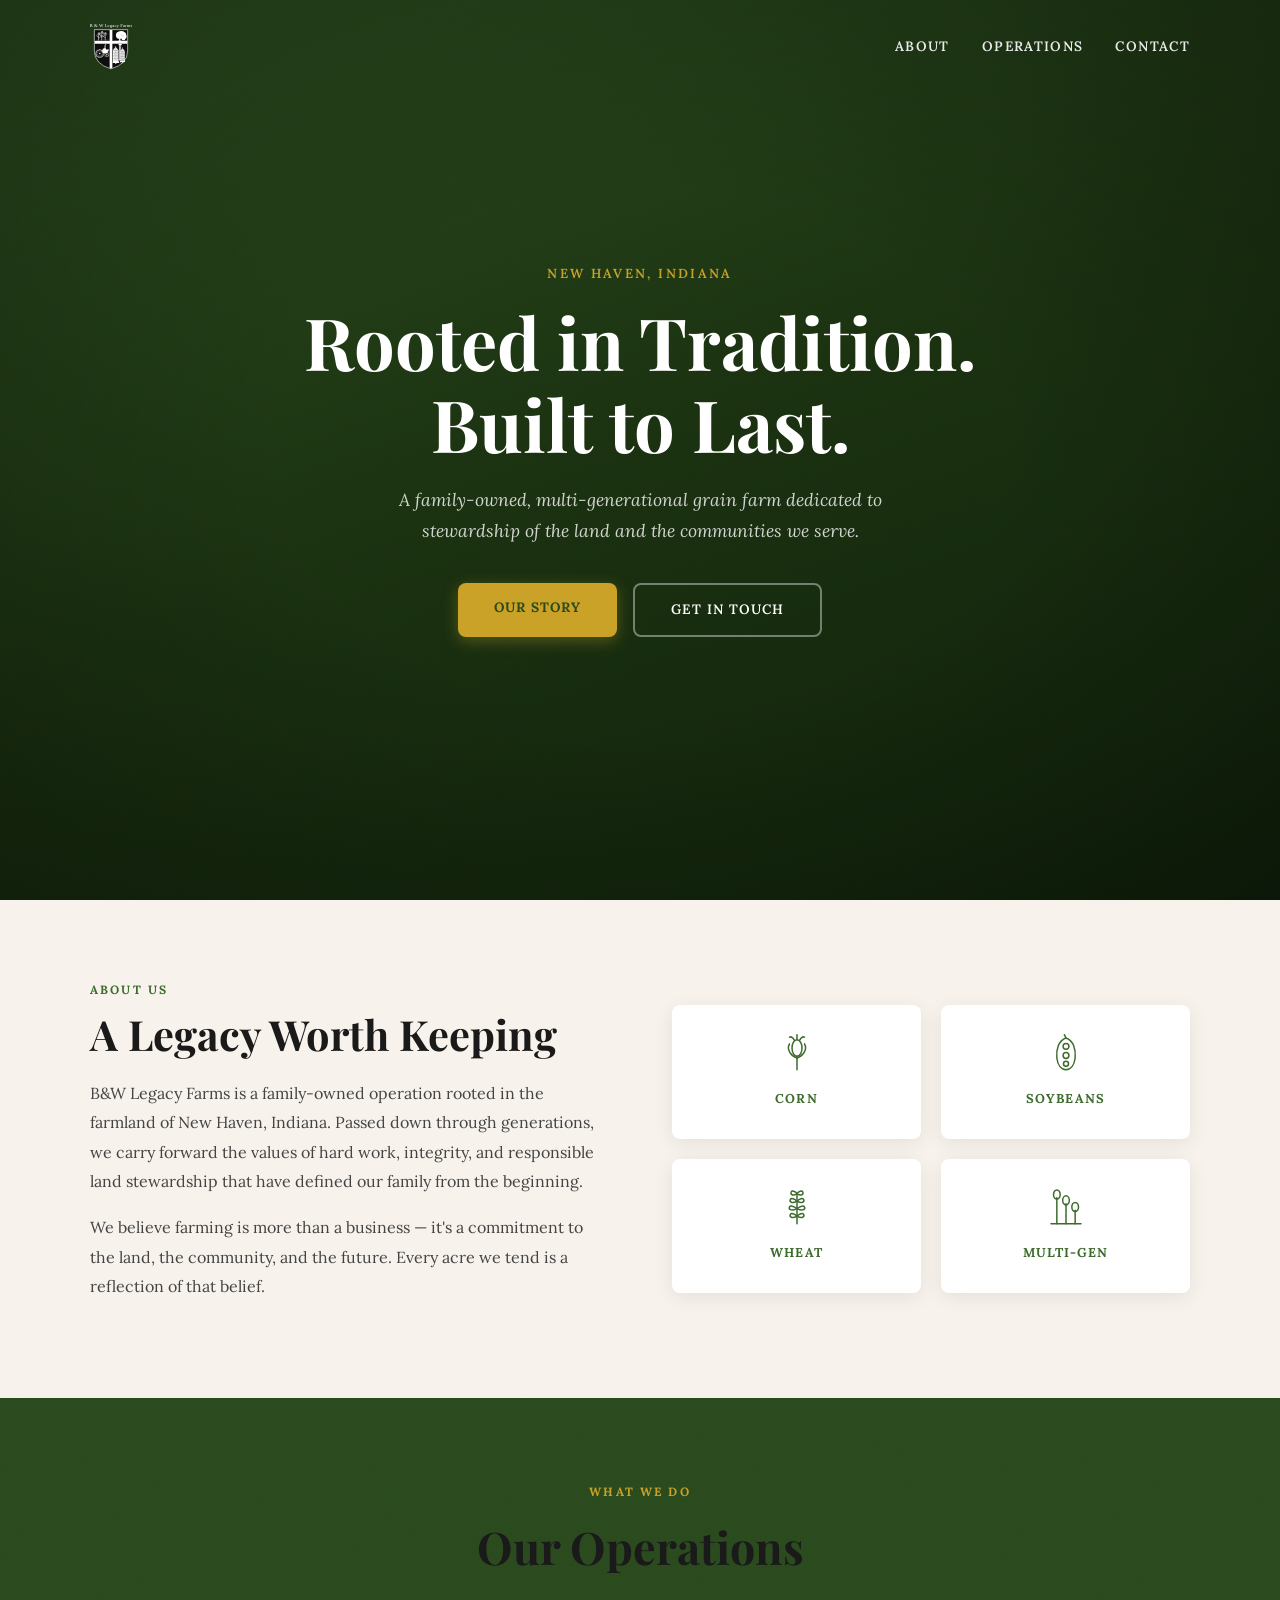
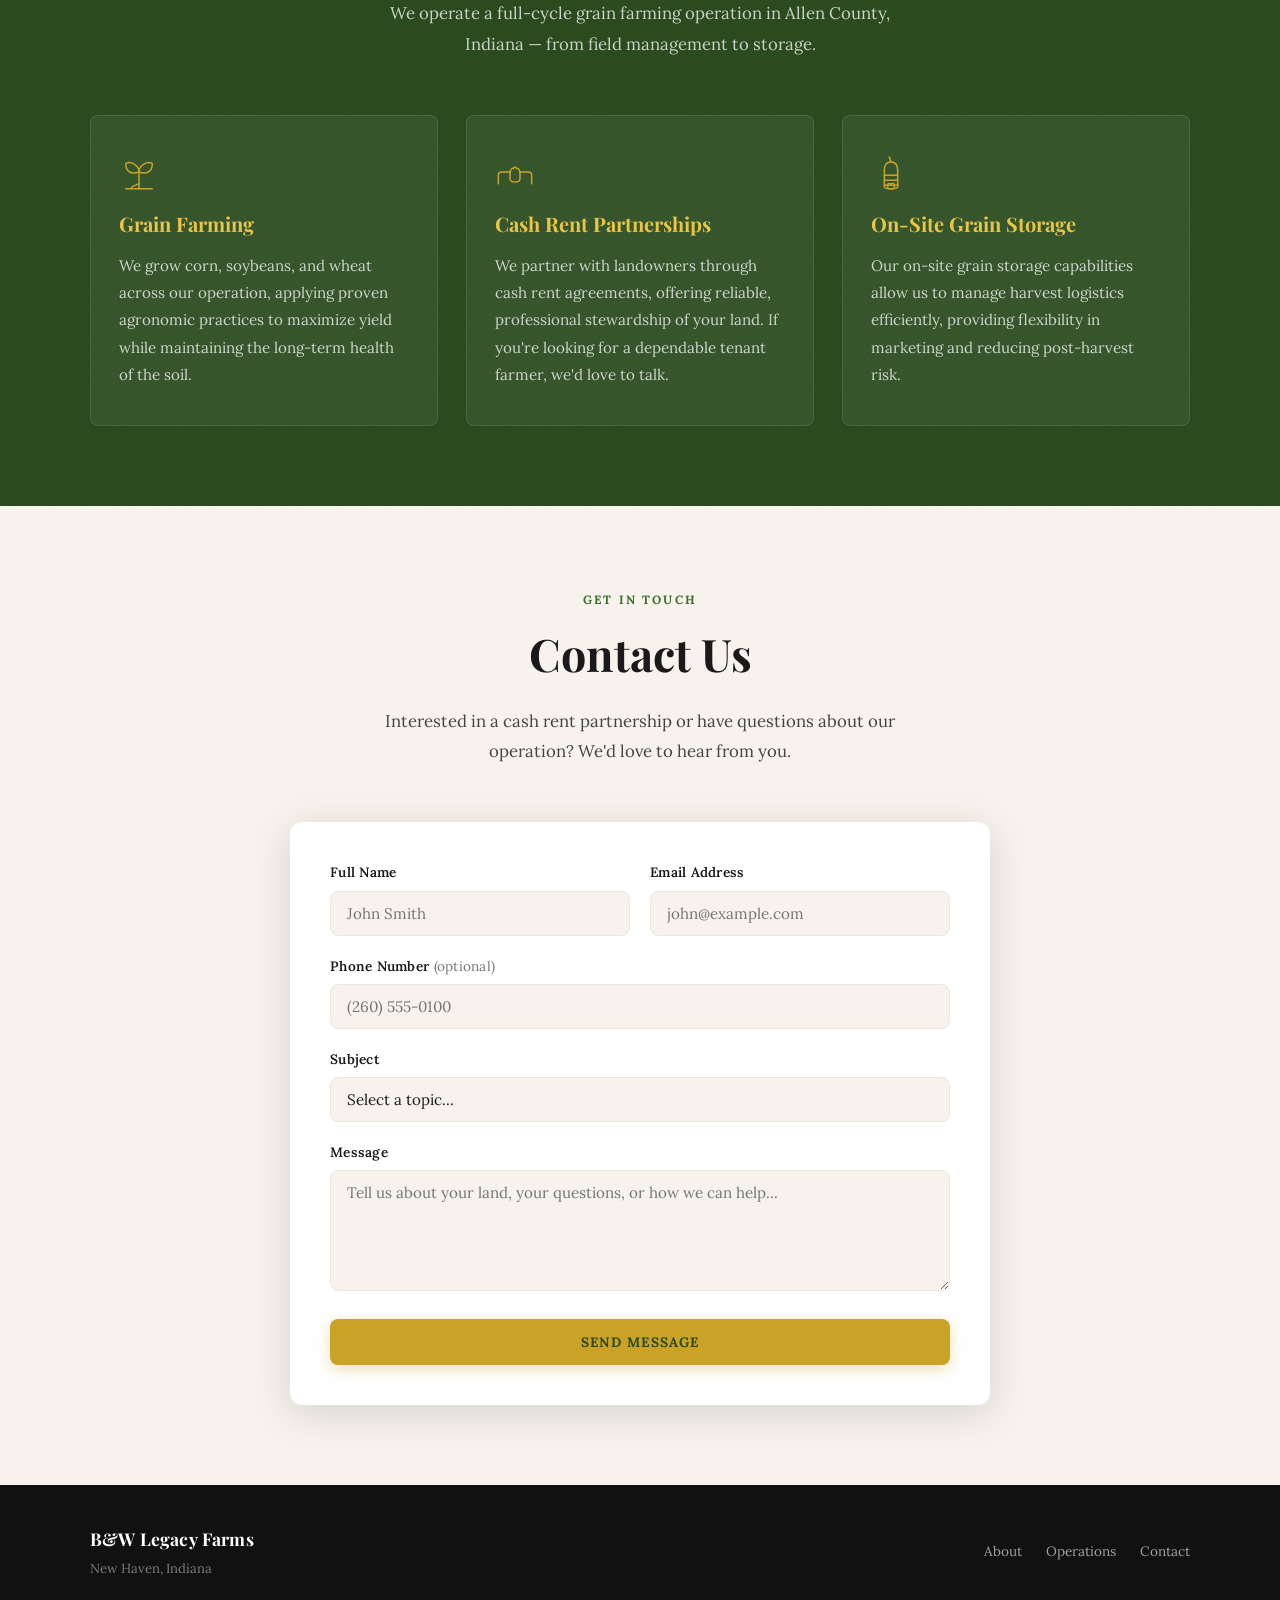
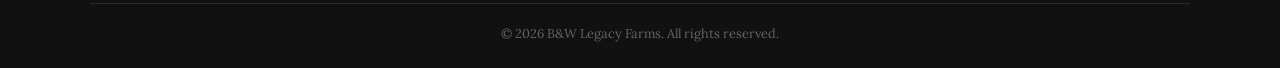
<file: index.html>
<!DOCTYPE html>
<html lang="en">
<head>
  <meta charset="UTF-8" />
  <meta name="viewport" content="width=device-width, initial-scale=1.0" />
  <title>B&W Legacy Farms | New Haven, Indiana</title>
  <meta name="description" content="B&W Legacy Farms — a family-owned, multi-generational grain farm in New Haven, Indiana. Corn, soybeans, wheat, cash rentals, and on-site grain storage." />
  <link rel="icon" href="images/logo.svg" type="image/svg+xml" />
  <link rel="stylesheet" href="css/style.css" />
  <link rel="preconnect" href="https://fonts.googleapis.com" />
  <link rel="preconnect" href="https://fonts.gstatic.com" crossorigin />
  <link href="https://fonts.googleapis.com/css2?family=Playfair+Display:wght@400;600;700&family=Lora:ital,wght@0,400;0,500;0,600;1,400&display=swap" rel="stylesheet" />
</head>
<body>

  <!-- Navigation -->
  <nav id="navbar">
    <div class="nav-inner">
      <a href="#home" class="nav-logo">
        <img src="images/logo.svg" alt="B&W Legacy Farms" style="height:52px;width:auto;" />
      </a>
      <button class="nav-toggle" id="navToggle" aria-label="Toggle menu">&#9776;</button>
      <ul class="nav-links" id="navLinks">
        <li><a href="#about">About</a></li>
        <li><a href="#operations">Operations</a></li>
        <li><a href="#contact">Contact</a></li>
      </ul>
    </div>
  </nav>

  <!-- Hero -->
  <section id="home" class="hero">
    <div class="hero-overlay"></div>
    <div class="hero-content">
      <p class="hero-eyebrow">New Haven, Indiana</p>
      <h1>Rooted in Tradition.<br>Built to Last.</h1>
      <p class="hero-sub">A family-owned, multi-generational grain farm dedicated to stewardship of the land and the communities we serve.</p>
      <div class="hero-cta">
        <a href="#about" class="btn-primary">Our Story</a>
        <a href="#contact" class="btn-secondary">Get In Touch</a>
      </div>
    </div>
  </section>

  <!-- About -->
  <section id="about" class="section section-light">
    <div class="container">
      <div class="section-grid">
        <div class="section-text animate-in">
          <span class="section-label">About Us</span>
          <h2>A Legacy Worth Keeping</h2>
          <p>B&W Legacy Farms is a family-owned operation rooted in the farmland of New Haven, Indiana. Passed down through generations, we carry forward the values of hard work, integrity, and responsible land stewardship that have defined our family from the beginning.</p>
          <p>We believe farming is more than a business — it's a commitment to the land, the community, and the future. Every acre we tend is a reflection of that belief.</p>
        </div>
        <div class="section-visual">
          <div class="stat-grid">

            <div class="stat-card animate-in">
              <span class="stat-icon">
                <svg class="icon-svg" viewBox="0 0 48 48" fill="none" stroke="currentColor" stroke-width="1.8" stroke-linecap="round" stroke-linejoin="round" aria-hidden="true">
                  <!-- Corn: stalk, husk leaves, cob body, silk -->
                  <line x1="24" y1="44" x2="24" y2="28"/>
                  <path d="M24 30 C17 28 11 20 15 13"/>
                  <path d="M24 30 C31 28 37 20 33 13"/>
                  <ellipse cx="24" cy="18" rx="6" ry="10"/>
                  <path d="M21 9 C19 5 17 4 15 5"/>
                  <line x1="24" y1="8" x2="24" y2="2"/>
                  <path d="M27 9 C29 5 31 4 33 5"/>
                </svg>
              </span>
              <span class="stat-label">Corn</span>
            </div>

            <div class="stat-card animate-in animate-delay-1">
              <span class="stat-icon">
                <svg class="icon-svg" viewBox="0 0 48 48" fill="none" stroke="currentColor" stroke-width="1.8" stroke-linecap="round" stroke-linejoin="round" aria-hidden="true">
                  <!-- Soybean pod with visible beans -->
                  <path d="M24 6 C15 9 12 20 13 30 C14 38 18 44 24 44 C30 44 34 38 35 30 C36 20 33 9 24 6Z"/>
                  <circle cx="24" cy="16" r="3.5"/>
                  <circle cx="24" cy="27" r="3.5"/>
                  <circle cx="24" cy="37" r="3"/>
                  <line x1="24" y1="6" x2="22" y2="2"/>
                </svg>
              </span>
              <span class="stat-label">Soybeans</span>
            </div>

            <div class="stat-card animate-in animate-delay-2">
              <span class="stat-icon">
                <svg class="icon-svg" viewBox="0 0 48 48" fill="none" stroke="currentColor" stroke-width="1.8" stroke-linecap="round" stroke-linejoin="round" aria-hidden="true">
                  <!-- Wheat stalk with grain pairs -->
                  <line x1="24" y1="44" x2="24" y2="8"/>
                  <path d="M24 8 C22 5 18 4 17 6 C16 8 18 12 24 8Z"/>
                  <path d="M24 8 C26 5 30 4 31 6 C32 8 30 12 24 8Z"/>
                  <path d="M24 17 C21 14 17 13 16 15 C15 17 17 21 24 17Z"/>
                  <path d="M24 17 C27 14 31 13 32 15 C33 17 31 21 24 17Z"/>
                  <path d="M24 26 C20 23 16 22 15 24 C14 26 16 30 24 26Z"/>
                  <path d="M24 26 C28 23 32 22 33 24 C34 26 32 30 24 26Z"/>
                  <path d="M24 35 C21 32 17 31 16 33 C15 35 17 39 24 35Z"/>
                  <path d="M24 35 C27 32 31 31 32 33 C33 35 31 39 24 35Z"/>
                </svg>
              </span>
              <span class="stat-label">Wheat</span>
            </div>

            <div class="stat-card animate-in animate-delay-3">
              <span class="stat-icon">
                <svg class="icon-svg" viewBox="0 0 48 48" fill="none" stroke="currentColor" stroke-width="1.8" stroke-linecap="round" stroke-linejoin="round" aria-hidden="true">
                  <!-- Multi-gen: three wheat stalks of decreasing height -->
                  <line x1="6" y1="44" x2="42" y2="44"/>
                  <line x1="13" y1="44" x2="13" y2="13"/>
                  <ellipse cx="13" cy="9" rx="4" ry="5.5"/>
                  <line x1="24" y1="44" x2="24" y2="20"/>
                  <ellipse cx="24" cy="16" rx="4" ry="5.5"/>
                  <line x1="35" y1="44" x2="35" y2="28"/>
                  <ellipse cx="35" cy="24" rx="4" ry="5.5"/>
                </svg>
              </span>
              <span class="stat-label">Multi-Gen</span>
            </div>

          </div>
        </div>
      </div>
    </div>
  </section>

  <!-- Operations -->
  <section id="operations" class="section section-dark">
    <div class="container">
      <div class="section-header animate-in">
        <span class="section-label">What We Do</span>
        <h2>Our Operations</h2>
        <p class="section-intro">We operate a full-cycle grain farming operation in Allen County, Indiana — from field management to storage.</p>
      </div>
      <div class="ops-grid">

        <div class="ops-card animate-in">
          <div class="ops-icon">
            <svg class="icon-svg" viewBox="0 0 48 48" fill="none" stroke="currentColor" stroke-width="1.8" stroke-linecap="round" stroke-linejoin="round" aria-hidden="true">
              <!-- Sprouting seedling with two leaves and ground line -->
              <line x1="8" y1="44" x2="40" y2="44"/>
              <line x1="24" y1="44" x2="24" y2="24"/>
              <path d="M24 24 C24 16 14 10 8 14 C8 22 14 28 24 24Z"/>
              <path d="M24 24 C24 16 34 10 40 14 C40 22 34 28 24 24Z"/>
              <path d="M24 38 C20 40 16 40 14 44"/>
            </svg>
          </div>
          <h3>Grain Farming</h3>
          <p>We grow corn, soybeans, and wheat across our operation, applying proven agronomic practices to maximize yield while maintaining the long-term health of the soil.</p>
        </div>

        <div class="ops-card animate-in animate-delay-1">
          <div class="ops-icon">
            <svg class="icon-svg" viewBox="0 0 48 48" fill="none" stroke="currentColor" stroke-width="1.8" stroke-linecap="round" stroke-linejoin="round" aria-hidden="true">
              <!-- Handshake: two arms clasping in the middle -->
              <path d="M4 38 L4 28 Q4 24 8 24 L18 24"/>
              <path d="M44 38 L44 28 Q44 24 40 24 L30 24"/>
              <path d="M18 24 Q20 18 22 20 Q24 16 26 20 Q28 18 30 24"/>
              <path d="M18 24 L18 32 Q18 36 24 36 Q30 36 30 32 L30 24"/>
            </svg>
          </div>
          <h3>Cash Rent Partnerships</h3>
          <p>We partner with landowners through cash rent agreements, offering reliable, professional stewardship of your land. If you're looking for a dependable tenant farmer, we'd love to talk.</p>
        </div>

        <div class="ops-card animate-in animate-delay-2">
          <div class="ops-icon">
            <svg class="icon-svg" viewBox="0 0 48 48" fill="none" stroke="currentColor" stroke-width="1.8" stroke-linecap="round" stroke-linejoin="round" aria-hidden="true">
              <!-- Grain bin: cylindrical body, dome top, horizontal bands, door -->
              <path d="M16 22 L16 42 Q16 44 24 44 Q32 44 32 42 L32 22"/>
              <path d="M16 22 Q16 12 24 12 Q32 12 32 22"/>
              <line x1="24" y1="12" x2="22" y2="6"/>
              <line x1="16" y1="28" x2="32" y2="28"/>
              <line x1="16" y1="34" x2="32" y2="34"/>
              <line x1="16" y1="40" x2="32" y2="40"/>
              <rect x="20" y="38" width="8" height="6" rx="1"/>
            </svg>
          </div>
          <h3>On-Site Grain Storage</h3>
          <p>Our on-site grain storage capabilities allow us to manage harvest logistics efficiently, providing flexibility in marketing and reducing post-harvest risk.</p>
        </div>

      </div>
    </div>
  </section>

  <!-- Contact -->
  <section id="contact" class="section section-light">
    <div class="container container-narrow">
      <div class="section-header animate-in">
        <span class="section-label">Get In Touch</span>
        <h2>Contact Us</h2>
        <p class="section-intro">Interested in a cash rent partnership or have questions about our operation? We'd love to hear from you.</p>
      </div>
      <form class="contact-form animate-in animate-delay-1" name="contact" method="POST" data-netlify="true" action="/thank-you.html">
        <input type="hidden" name="form-name" value="contact" />
        <div class="form-row">
          <div class="form-group">
            <label for="name">Full Name</label>
            <input type="text" id="name" name="name" placeholder="John Smith" required />
          </div>
          <div class="form-group">
            <label for="email">Email Address</label>
            <input type="email" id="email" name="email" placeholder="john@example.com" required />
          </div>
        </div>
        <div class="form-group">
          <label for="phone">Phone Number <span class="optional">(optional)</span></label>
          <input type="tel" id="phone" name="phone" placeholder="(260) 555-0100" />
        </div>
        <div class="form-group">
          <label for="subject">Subject</label>
          <select id="subject" name="subject" required>
            <option value="" disabled selected>Select a topic...</option>
            <option value="cash-rent">Cash Rent Inquiry</option>
            <option value="grain-storage">Grain Storage</option>
            <option value="general">General Question</option>
            <option value="other">Other</option>
          </select>
        </div>
        <div class="form-group">
          <label for="message">Message</label>
          <textarea id="message" name="message" rows="5" placeholder="Tell us about your land, your questions, or how we can help..." required></textarea>
        </div>
        <button type="submit" class="btn-primary btn-full">Send Message</button>
      </form>
    </div>
  </section>

  <!-- Footer -->
  <footer class="footer">
    <div class="container">
      <div class="footer-inner">
        <div class="footer-brand">
          <span class="logo-text">B&W Legacy Farms</span>
          <p>New Haven, Indiana</p>
        </div>
        <div class="footer-links">
          <a href="#about">About</a>
          <a href="#operations">Operations</a>
          <a href="#contact">Contact</a>
        </div>
      </div>
      <div class="footer-bottom">
        <p>&copy; <span id="year"></span> B&W Legacy Farms. All rights reserved.</p>
      </div>
    </div>
  </footer>

  <script>
    document.getElementById('year').textContent = new Date().getFullYear();

    const toggle = document.getElementById('navToggle');
    const links = document.getElementById('navLinks');
    toggle.addEventListener('click', () => links.classList.toggle('open'));
    document.querySelectorAll('.nav-links a').forEach(a => {
      a.addEventListener('click', () => links.classList.remove('open'));
    });

    window.addEventListener('scroll', () => {
      document.getElementById('navbar').classList.toggle('scrolled', window.scrollY > 50);
    });

    document.querySelectorAll('a[href^="#"]').forEach(anchor => {
      anchor.addEventListener('click', function(e) {
        e.preventDefault();
        const target = document.querySelector(this.getAttribute('href'));
        if (target) target.scrollIntoView({ behavior: 'smooth' });
      });
    });

    // Scroll entrance animations
    const observer = new IntersectionObserver((entries) => {
      entries.forEach(entry => {
        if (entry.isIntersecting) {
          entry.target.classList.add('visible');
          observer.unobserve(entry.target);
        }
      });
    }, { threshold: 0.12 });

    document.querySelectorAll('.animate-in').forEach(el => observer.observe(el));
  </script>
</body>
</html>
</file>
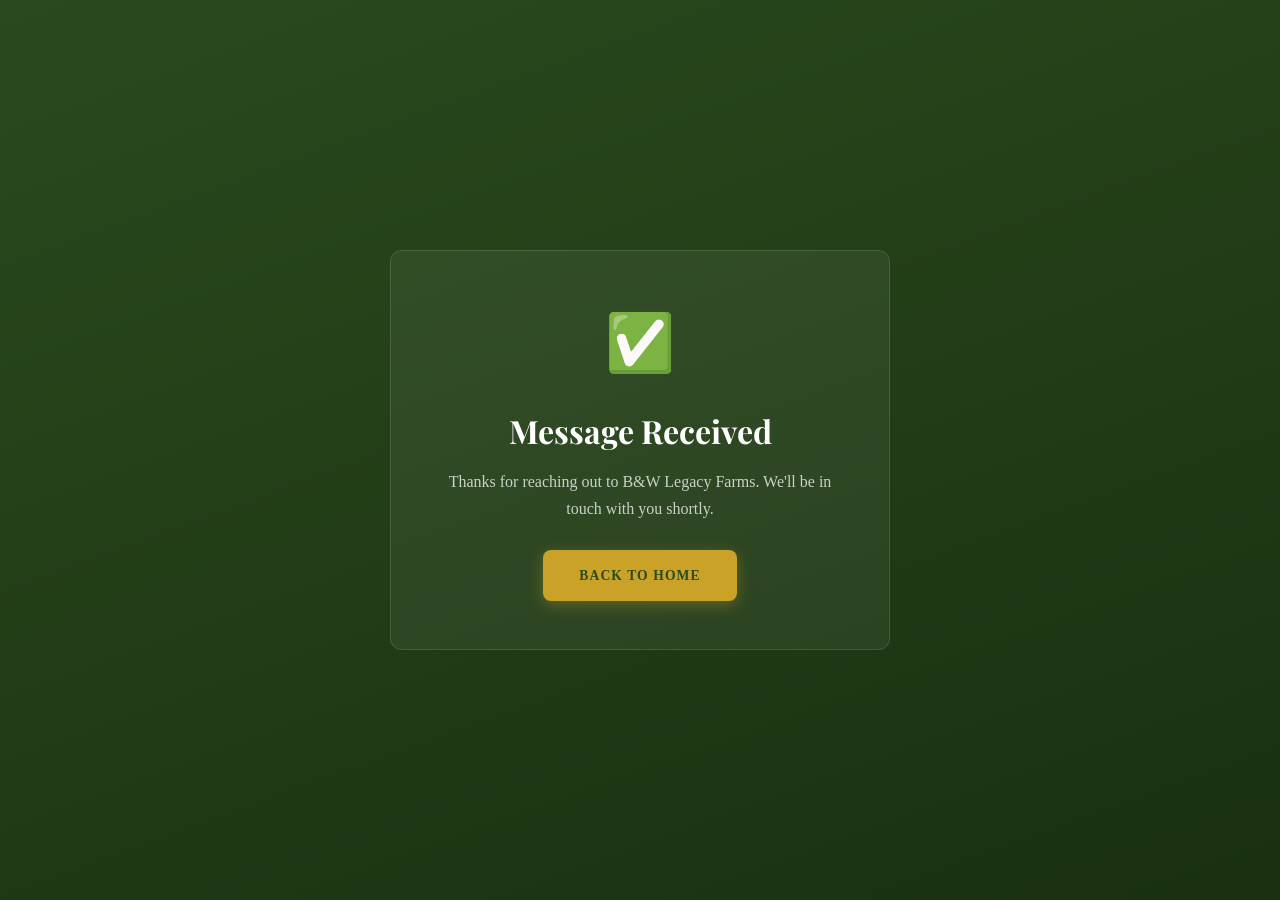
<file: thank-you.html>
<!DOCTYPE html>
<html lang="en">
<head>
  <meta charset="UTF-8" />
  <meta name="viewport" content="width=device-width, initial-scale=1.0" />
  <title>Message Sent | B&W Legacy Farms</title>
  <link rel="stylesheet" href="css/style.css" />
  <link href="https://fonts.googleapis.com/css2?family=Playfair+Display:wght@400;700&family=Inter:wght@400;500;600&display=swap" rel="stylesheet" />
  <style>
    .thankyou {
      min-height: 100vh;
      background: linear-gradient(160deg, var(--green-dark) 0%, #1a3010 100%);
      display: flex; align-items: center; justify-content: center;
      text-align: center; padding: 2rem;
    }
    .thankyou-box {
      background: rgba(255,255,255,0.06);
      border: 1px solid rgba(255,255,255,0.12);
      border-radius: 12px;
      padding: 3rem 2.5rem;
      max-width: 500px;
    }
    .thankyou-icon { font-size: 3.5rem; margin-bottom: 1rem; }
    .thankyou-box h1 {
      font-family: var(--font-serif);
      color: var(--white);
      font-size: 2rem;
      margin-bottom: 0.75rem;
    }
    .thankyou-box p { color: rgba(255,255,255,0.75); margin-bottom: 1.75rem; line-height: 1.7; }
  </style>
</head>
<body>
  <div class="thankyou">
    <div class="thankyou-box">
      <div class="thankyou-icon">✅</div>
      <h1>Message Received</h1>
      <p>Thanks for reaching out to B&W Legacy Farms. We'll be in touch with you shortly.</p>
      <a href="index.html" class="btn-primary">Back to Home</a>
    </div>
  </div>
</body>
</html>
</file>
<file: css/style.css>
/* ===========================
   B&W Legacy Farms — Stylesheet
   =========================== */

:root {
  --green-dark:   #2a4a1e;
  --green-mid:    #3d6b2c;
  --green-light:  #5a8f42;
  --gold:         #c9a227;
  --gold-light:   #e8c547;
  --earth:        #6b4a2a;
  --cream:        #f7f3ec;
  --cream-dark:   #ede8df;
  --white:        #ffffff;
  --text-dark:    #1a1a1a;
  --text-mid:     #444444;
  --text-light:   #777777;
  --font-serif:   'Playfair Display', Georgia, serif;
  --font-body:    'Lora', Georgia, serif;
  --radius:       8px;
  --shadow:       0 4px 20px rgba(0,0,0,0.08);
  --shadow-lg:    0 8px 40px rgba(0,0,0,0.14);
  --transition:   0.3s ease;
}

/* Reset */
*, *::before, *::after { box-sizing: border-box; margin: 0; padding: 0; }
html { scroll-behavior: smooth; font-size: 16px; }
body { font-family: var(--font-body); color: var(--text-dark); background: var(--white); line-height: 1.6; }
img { max-width: 100%; display: block; }
a { text-decoration: none; color: inherit; }

/* ===========================
   Scroll Entrance Animations
   =========================== */
.animate-in {
  opacity: 0;
  transform: translateY(28px);
  transition: opacity 0.75s ease, transform 0.75s ease;
}
.animate-in.visible {
  opacity: 1;
  transform: translateY(0);
}
.animate-delay-1 { transition-delay: 0.12s; }
.animate-delay-2 { transition-delay: 0.24s; }
.animate-delay-3 { transition-delay: 0.36s; }

/* ===========================
   Navigation
   =========================== */
#navbar {
  position: fixed;
  top: 0; left: 0; right: 0;
  z-index: 1000;
  padding: 1.25rem 2rem;
  transition: background var(--transition), box-shadow var(--transition), padding var(--transition);
}
#navbar.scrolled {
  background: rgba(42, 74, 30, 0.97);
  box-shadow: 0 2px 20px rgba(0,0,0,0.2);
  padding: 0.85rem 2rem;
}
.nav-inner {
  max-width: 1100px;
  margin: 0 auto;
  display: flex;
  align-items: center;
  justify-content: space-between;
}
.nav-logo { display: flex; align-items: center; gap: 0.75rem; }
.nav-logo img { height: 44px; width: auto; }
.logo-text {
  font-family: var(--font-serif);
  font-size: 1.25rem;
  font-weight: 700;
  color: var(--white);
  letter-spacing: 0.01em;
}
.nav-links {
  list-style: none;
  display: flex;
  gap: 2rem;
}
.nav-links a {
  color: rgba(255,255,255,0.9);
  font-family: var(--font-body);
  font-size: 0.85rem;
  font-weight: 600;
  letter-spacing: 0.1em;
  text-transform: uppercase;
  transition: color var(--transition);
}
.nav-links a:hover { color: var(--gold-light); }
.nav-toggle {
  display: none;
  background: none;
  border: none;
  color: var(--white);
  font-size: 1.5rem;
  cursor: pointer;
}

/* ===========================
   Hero
   =========================== */
.hero {
  min-height: 100vh;
  background: linear-gradient(160deg, var(--green-dark) 0%, #1a3010 50%, #0f200a 100%);
  display: flex;
  align-items: center;
  justify-content: center;
  text-align: center;
  position: relative;
  overflow: hidden;
}

/* Grain texture overlay */
.hero::before {
  content: '';
  position: absolute;
  inset: 0;
  background-image: url("data:image/svg+xml,%3Csvg xmlns='http://www.w3.org/2000/svg' width='250' height='250'%3E%3Cfilter id='noise'%3E%3CfeTurbulence type='fractalNoise' baseFrequency='0.65' numOctaves='3' stitchTiles='stitch'/%3E%3CfeColorMatrix type='saturate' values='0'/%3E%3C/filter%3E%3Crect width='250' height='250' filter='url(%23noise)'/%3E%3C/svg%3E");
  background-size: 250px 250px;
  opacity: 0.12;
  mix-blend-mode: overlay;
  pointer-events: none;
}

.hero-overlay {
  position: absolute;
  inset: 0;
  background: radial-gradient(ellipse at center, transparent 40%, rgba(0,0,0,0.3) 100%);
}
.hero-content {
  position: relative;
  z-index: 1;
  max-width: 750px;
  padding: 2rem;
}
.hero-eyebrow {
  font-size: 0.82rem;
  font-weight: 600;
  letter-spacing: 0.18em;
  text-transform: uppercase;
  color: var(--gold);
  margin-bottom: 1rem;
  font-family: var(--font-body);
}
.hero h1 {
  font-family: var(--font-serif);
  font-size: clamp(2.5rem, 6vw, 4.5rem);
  font-weight: 700;
  color: var(--white);
  line-height: 1.15;
  margin-bottom: 1.25rem;
}
.hero-sub {
  font-size: 1.1rem;
  color: rgba(255,255,255,0.8);
  max-width: 560px;
  margin: 0 auto 2.25rem;
  line-height: 1.75;
  font-style: italic;
}
.hero-cta {
  display: flex;
  gap: 1rem;
  justify-content: center;
  flex-wrap: wrap;
}
.btn-primary {
  display: inline-block;
  background: var(--gold);
  color: var(--green-dark);
  font-family: var(--font-body);
  font-weight: 700;
  font-size: 0.85rem;
  letter-spacing: 0.08em;
  text-transform: uppercase;
  padding: 0.9rem 2.25rem;
  border-radius: var(--radius);
  border: none;
  cursor: pointer;
  transition: background var(--transition), transform var(--transition), box-shadow var(--transition);
  box-shadow: 0 4px 15px rgba(201,162,39,0.35);
}
.btn-primary:hover {
  background: var(--gold-light);
  transform: translateY(-2px);
  box-shadow: 0 6px 20px rgba(201,162,39,0.45);
}
.btn-secondary {
  display: inline-block;
  background: transparent;
  color: var(--white);
  font-family: var(--font-body);
  font-weight: 600;
  font-size: 0.85rem;
  letter-spacing: 0.08em;
  text-transform: uppercase;
  padding: 0.9rem 2.25rem;
  border-radius: var(--radius);
  border: 2px solid rgba(255,255,255,0.4);
  cursor: pointer;
  transition: background var(--transition), border-color var(--transition), transform var(--transition);
}
.btn-secondary:hover {
  background: rgba(255,255,255,0.1);
  border-color: rgba(255,255,255,0.75);
  transform: translateY(-2px);
}
.btn-full { width: 100%; text-align: center; }

/* ===========================
   Sections
   =========================== */
.section { padding: 5rem 2rem; }
.section-light { background: var(--cream); }
.section-dark {
  background: var(--green-dark);
  position: relative;
  overflow: hidden;
}
.section-dark::before {
  content: '';
  position: absolute;
  inset: 0;
  background-image: url("data:image/svg+xml,%3Csvg xmlns='http://www.w3.org/2000/svg' width='250' height='250'%3E%3Cfilter id='noise'%3E%3CfeTurbulence type='fractalNoise' baseFrequency='0.65' numOctaves='3' stitchTiles='stitch'/%3E%3CfeColorMatrix type='saturate' values='0'/%3E%3C/filter%3E%3Crect width='250' height='250' filter='url(%23noise)'/%3E%3C/svg%3E");
  background-size: 250px 250px;
  opacity: 0.06;
  mix-blend-mode: overlay;
  pointer-events: none;
}
.section-dark .section-label { color: var(--gold); }
.section-dark h2 { color: var(--white); }
.section-dark .section-intro { color: rgba(255,255,255,0.75); }

.container { max-width: 1100px; margin: 0 auto; }
.container-narrow { max-width: 700px; margin: 0 auto; }

.section-header { text-align: center; margin-bottom: 3.5rem; }
.section-label {
  display: inline-block;
  font-family: var(--font-body);
  font-size: 0.75rem;
  font-weight: 700;
  letter-spacing: 0.18em;
  text-transform: uppercase;
  color: var(--green-mid);
  margin-bottom: 0.6rem;
}
.section-header h2 {
  font-family: var(--font-serif);
  font-size: clamp(1.9rem, 4vw, 2.8rem);
  font-weight: 700;
  color: var(--text-dark);
  margin-bottom: 1rem;
}
.section-intro {
  font-size: 1.05rem;
  color: var(--text-mid);
  max-width: 560px;
  margin: 0 auto;
  line-height: 1.8;
}

/* ===========================
   About Section
   =========================== */
.section-grid {
  display: grid;
  grid-template-columns: 1fr 1fr;
  gap: 4rem;
  align-items: center;
}
.section-text .section-label { display: block; }
.section-text h2 {
  font-family: var(--font-serif);
  font-size: clamp(1.9rem, 3.5vw, 2.6rem);
  font-weight: 700;
  margin-bottom: 1.25rem;
  line-height: 1.2;
}
.section-text p {
  color: var(--text-mid);
  margin-bottom: 1rem;
  line-height: 1.85;
  font-size: 1rem;
}

.stat-grid {
  display: grid;
  grid-template-columns: 1fr 1fr;
  gap: 1.25rem;
}
.stat-card {
  background: var(--white);
  border-radius: var(--radius);
  padding: 1.75rem 1.25rem;
  text-align: center;
  box-shadow: var(--shadow);
  transition: transform var(--transition), box-shadow var(--transition);
}
.stat-card:hover {
  transform: translateY(-4px);
  box-shadow: var(--shadow-lg);
}
.stat-icon {
  display: flex;
  justify-content: center;
  margin-bottom: 0.75rem;
}
.stat-icon .icon-svg {
  color: var(--green-mid);
}
.stat-label {
  font-family: var(--font-body);
  font-size: 0.8rem;
  font-weight: 700;
  letter-spacing: 0.08em;
  text-transform: uppercase;
  color: var(--green-mid);
}

/* ===========================
   Icon SVG base styles
   =========================== */
.icon-svg {
  display: block;
  width: 40px;
  height: 40px;
}

/* ===========================
   Operations Section
   =========================== */
.ops-grid {
  display: grid;
  grid-template-columns: repeat(3, 1fr);
  gap: 1.75rem;
  position: relative;
  z-index: 1;
}
.ops-card {
  background: rgba(255,255,255,0.06);
  border: 1px solid rgba(255,255,255,0.1);
  border-radius: var(--radius);
  padding: 2.25rem 1.75rem;
  transition: background var(--transition), transform var(--transition);
}
.ops-card:hover {
  background: rgba(255,255,255,0.1);
  transform: translateY(-4px);
}
.ops-icon {
  margin-bottom: 1rem;
}
.ops-icon .icon-svg {
  color: var(--gold);
}
.ops-card h3 {
  font-family: var(--font-serif);
  font-size: 1.25rem;
  color: var(--gold-light);
  margin-bottom: 0.75rem;
}
.ops-card p {
  color: rgba(255,255,255,0.75);
  font-size: 0.95rem;
  line-height: 1.8;
}
.section-header {
  position: relative;
  z-index: 1;
}

/* ===========================
   Contact Form
   =========================== */
.contact-form {
  background: var(--white);
  border-radius: 12px;
  padding: 2.5rem;
  box-shadow: var(--shadow-lg);
}
.form-row {
  display: grid;
  grid-template-columns: 1fr 1fr;
  gap: 1.25rem;
}
.form-group {
  margin-bottom: 1.25rem;
}
.form-group label {
  display: block;
  font-family: var(--font-body);
  font-size: 0.85rem;
  font-weight: 600;
  color: var(--text-dark);
  margin-bottom: 0.4rem;
  letter-spacing: 0.02em;
}
.optional {
  font-weight: 400;
  color: var(--text-light);
}
.form-group input,
.form-group select,
.form-group textarea {
  width: 100%;
  padding: 0.75rem 1rem;
  border: 1.5px solid var(--cream-dark);
  border-radius: var(--radius);
  font-family: var(--font-body);
  font-size: 0.95rem;
  color: var(--text-dark);
  background: var(--cream);
  transition: border-color var(--transition), box-shadow var(--transition);
  appearance: none;
}
.form-group input:focus,
.form-group select:focus,
.form-group textarea:focus {
  outline: none;
  border-color: var(--green-light);
  box-shadow: 0 0 0 3px rgba(90,143,66,0.15);
}
.form-group textarea { resize: vertical; min-height: 120px; }

/* ===========================
   Footer
   =========================== */
.footer {
  background: #111;
  color: rgba(255,255,255,0.7);
  padding: 2.5rem 2rem 1.5rem;
}
.footer-inner {
  display: flex;
  justify-content: space-between;
  align-items: center;
  flex-wrap: wrap;
  gap: 1rem;
  padding-bottom: 1.5rem;
  border-bottom: 1px solid rgba(255,255,255,0.1);
  margin-bottom: 1.25rem;
}
.footer-brand .logo-text {
  font-family: var(--font-serif);
  font-size: 1.1rem;
  color: var(--white);
}
.footer-brand p { font-size: 0.82rem; margin-top: 0.25rem; color: rgba(255,255,255,0.45); }
.footer-links { display: flex; gap: 1.5rem; }
.footer-links a {
  font-size: 0.85rem;
  color: rgba(255,255,255,0.6);
  transition: color var(--transition);
}
.footer-links a:hover { color: var(--gold); }
.footer-bottom { text-align: center; }
.footer-bottom p { font-size: 0.8rem; color: rgba(255,255,255,0.35); }

/* ===========================
   Responsive
   =========================== */
@media (max-width: 900px) {
  .section-grid { grid-template-columns: 1fr; gap: 2.5rem; }
  .ops-grid { grid-template-columns: 1fr; }
  .stat-grid { grid-template-columns: repeat(4, 1fr); }
}
@media (max-width: 640px) {
  .nav-links {
    display: none;
    flex-direction: column;
    gap: 0;
    position: absolute;
    top: 100%;
    left: 0; right: 0;
    background: rgba(42,74,30,0.98);
    padding: 1rem 0;
  }
  .nav-links.open { display: flex; }
  .nav-links li a {
    display: block;
    padding: 0.75rem 2rem;
  }
  .nav-toggle { display: block; }
  .form-row { grid-template-columns: 1fr; }
  .stat-grid { grid-template-columns: 1fr 1fr; }
  .contact-form { padding: 1.5rem; }
  .footer-inner { flex-direction: column; text-align: center; }
  .footer-links { justify-content: center; }
  .hero-cta { flex-direction: column; align-items: center; }
  .btn-secondary { width: 100%; max-width: 280px; text-align: center; }
}
</file>
